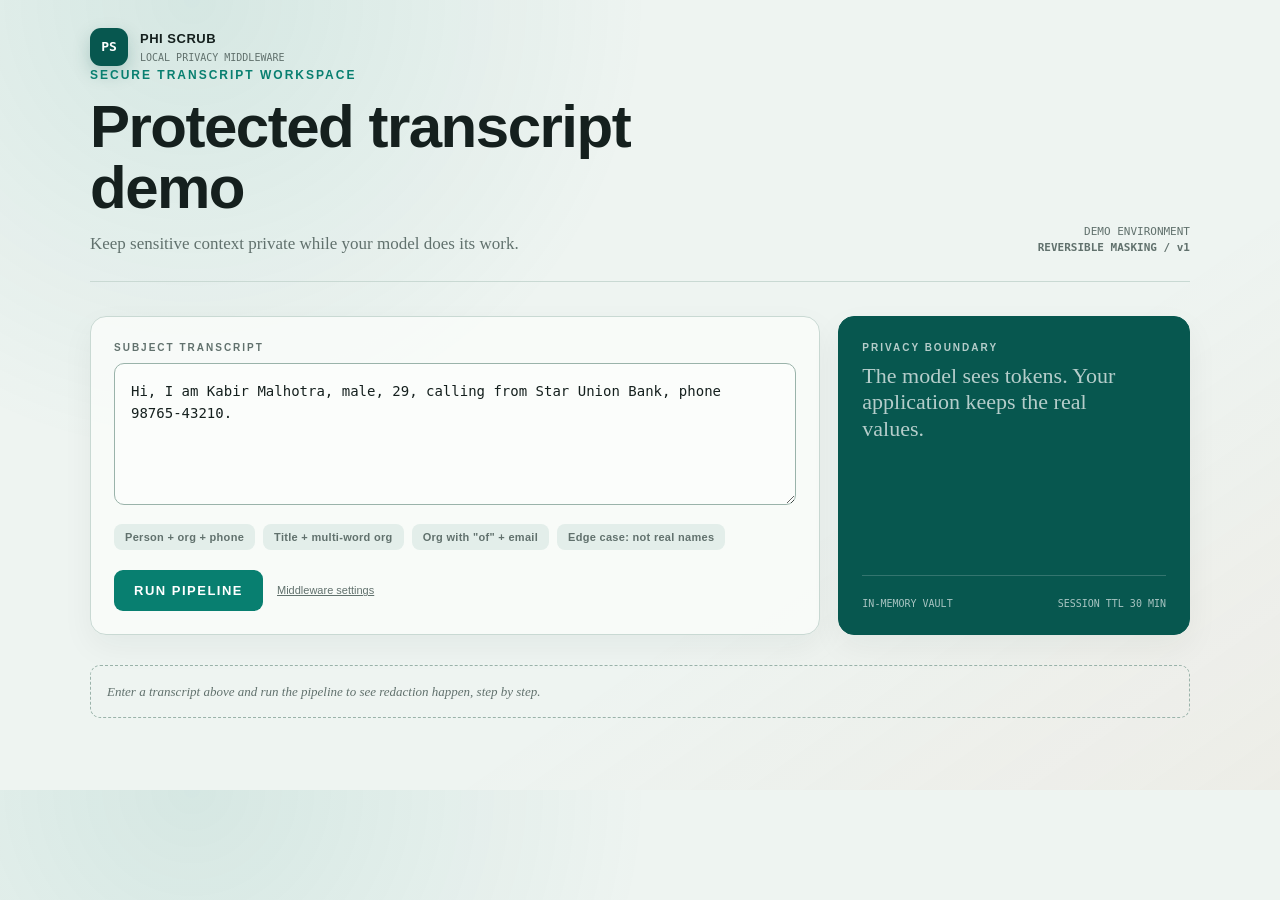
<file: demo.html>
<!DOCTYPE html>
<html lang="en">
<head>
<meta charset="UTF-8">
<meta name="viewport" content="width=device-width, initial-scale=1.0">
<title>PHI Scrub | Protected Transcript Demo</title>
<style>
  :root {
    --ink: #15201e;
    --ink-soft: #61716d;
    --canvas: #eef4f1;
    --surface: #fbfdfb;
    --surface-tint: #e3eeea;
    --line: #c9d9d3;
    --line-strong: #9ab3aa;
    --accent: #087f70;
    --accent-dark: #07574f;
    --accent-warm: #d97746;
    --danger: #ae3e35;
    --redact: #17312d;
    --restored: #16715a;
    --font-display: "Avenir Next", "Helvetica Neue", sans-serif;
    --font-body: "Iowan Old Style", Georgia, serif;
    --font-data: "SF Mono", "Cascadia Mono", Consolas, monospace;
  }

  * { box-sizing: border-box; }

  body {
    margin: 0;
    background: var(--canvas);
    background-image: radial-gradient(circle at 15% 0%, rgba(8,127,112,.11), transparent 34%), linear-gradient(145deg, transparent 65%, rgba(217,119,70,.06));
    color: var(--ink);
    font-family: var(--font-display);
    line-height: 1.5;
    padding: 0 20px 72px;
  }

  .sheet {
    max-width: 1100px;
    margin: 0 auto;
    position: relative;
  }

  /* ---- header / stamp ---- */

  header {
    display: flex;
    justify-content: space-between;
    align-items: flex-end;
    gap: 28px;
    padding: 28px 0 24px;
    margin-bottom: 34px;
    border-bottom: 1px solid var(--line);
  }

  .brand-lockup { display: flex; align-items: center; gap: 12px; }
  .brand-mark { width: 38px; height: 38px; display: grid; place-items: center; color: white; background: var(--accent-dark); border-radius: 11px; font-family: var(--font-data); font-size: 13px; font-weight: 700; box-shadow: 0 7px 18px rgba(7,87,79,.22); }
  .brand-name { font-size: 13px; font-weight: 800; letter-spacing: .04em; }
  .brand-meta { color: var(--ink-soft); font-family: var(--font-data); font-size: 10px; margin-top: 2px; }
  .header-note { color: var(--ink-soft); font-family: var(--font-data); font-size: 11px; text-align: right; }

  .eyebrow {
    font-family: var(--font-display);
    font-size: 12px;
    font-weight: 700;
    letter-spacing: 2px;
    text-transform: uppercase;
    color: var(--accent);
    margin-bottom: 12px;
  }

  h1 {
    font-family: var(--font-display);
    font-weight: 800;
    font-size: clamp(32px, 5vw, 60px);
    line-height: 1.02;
    letter-spacing: -1.5px;
    margin: 0 0 13px;
    max-width: 680px;
  }

  .subhead {
    font-family: var(--font-body);
    font-size: 17px;
    color: var(--ink-soft);
    max-width: 630px;
  }

  .subhead .arrow { color: var(--accent-warm); margin: 0 7px; font-family: var(--font-display); }

  /* ---- section: intake ---- */

  section { margin-bottom: 30px; }
  .intro-grid { display: grid; grid-template-columns: minmax(0, 1.35fr) minmax(260px, .65fr); gap: 18px; align-items: stretch; }
  .panel { background: rgba(251,253,251,.82); border: 1px solid var(--line); border-radius: 16px; box-shadow: 0 12px 32px rgba(21,32,30,.05); }
  .intake-panel { padding: 23px; }
  .aside-panel { padding: 23px; display: flex; flex-direction: column; justify-content: space-between; background: var(--accent-dark); color: white; border-color: var(--accent-dark); }
  .aside-panel .field-label, .aside-panel .aside-copy { color: rgba(255,255,255,.7); }
  .aside-copy { font-family: var(--font-body); font-size: 22px; line-height: 1.2; max-width: 280px; margin: 0; }
  .aside-foot { display: flex; justify-content: space-between; gap: 12px; padding-top: 20px; border-top: 1px solid rgba(255,255,255,.18); font-family: var(--font-data); font-size: 10px; color: rgba(255,255,255,.65); }

  .field-label {
    font-family: var(--font-display);
    font-size: 10px;
    font-weight: 700;
    letter-spacing: 2px;
    text-transform: uppercase;
    color: var(--ink-soft);
    margin-bottom: 8px;
  }

  textarea {
    width: 100%;
    min-height: 142px;
    padding: 16px;
    font-family: var(--font-data);
    font-size: 14px;
    line-height: 1.6;
    color: var(--ink);
    background: var(--surface);
    border: 1px solid var(--line-strong);
    border-radius: 10px;
    resize: vertical;
  }

  textarea:focus-visible, button:focus-visible, input:focus-visible {
    outline: 2px solid var(--accent-warm);
    outline-offset: 2px;
  }

  .chips {
    display: flex;
    flex-wrap: wrap;
    gap: 8px;
    margin-top: 12px;
  }

  .chip {
    font-family: var(--font-display);
    font-size: 11px;
    font-weight: 600;
    letter-spacing: 0.3px;
    background: var(--surface-tint);
    border: 1px solid transparent;
    color: var(--ink-soft);
    padding: 6px 10px;
    border-radius: 8px;
    cursor: pointer;
  }

  .chip:hover { border-color: var(--accent); color: var(--accent-dark); background: white; }

  .run-row {
    display: flex;
    align-items: center;
    gap: 14px;
    margin-top: 20px;
  }

  .run-btn {
    font-family: var(--font-display);
    font-weight: 800;
    font-size: 13px;
    letter-spacing: 1.5px;
    text-transform: uppercase;
    background: var(--accent);
    color: white;
    border: none;
    padding: 13px 20px;
    border-radius: 9px;
    cursor: pointer;
  }

  .run-btn:hover { background: var(--accent-dark); transform: translateY(-1px); }
  .run-btn:disabled { background: var(--line-strong); cursor: wait; }

  .settings-toggle {
    font-family: var(--font-display);
    font-size: 11px;
    color: var(--ink-soft);
    background: none;
    border: none;
    text-decoration: underline;
    cursor: pointer;
    padding: 0;
  }

  .settings {
    display: none;
    margin-top: 14px;
    padding: 14px;
    background: var(--surface-tint);
    border: 1px solid var(--line);
    border-radius: 10px;
    gap: 10px;
  }

  .settings.open { display: grid; grid-template-columns: 1fr 1fr; }

  .settings label {
    font-family: var(--font-display);
    font-size: 10px;
    font-weight: 700;
    letter-spacing: 1px;
    text-transform: uppercase;
    color: var(--ink-soft);
    display: block;
    margin-bottom: 4px;
  }

  .settings input {
    width: 100%;
    font-family: var(--font-data);
    font-size: 12px;
    padding: 8px;
    border: 1px solid var(--line-strong);
    border-radius: 2px;
    background: var(--surface);
    border-radius: 6px;
  }

  /* ---- status strip ---- */

  .status {
    font-family: var(--font-display);
    font-size: 11px;
    font-weight: 700;
    letter-spacing: 1px;
    display: inline-flex;
    align-items: center;
    gap: 6px;
    padding: 6px 12px;
    border-radius: 20px;
    margin-top: 14px;
  }

  .status.live { background: rgba(47,82,51,0.12); color: var(--restored); }
  .status.sim { background: rgba(217,119,70,.13); color: #a84e26; }
  .status.neutral { background: rgba(86,83,74,0.12); color: var(--ink-soft); }
  .status .dot { width: 7px; height: 7px; border-radius: 50%; background: currentColor; }

  /* ---- pipeline steps ---- */

  .steps { display: none; }
  .steps.visible { display: block; }

  .step {
    border: 1px solid var(--line);
    border-radius: 12px;
    background: rgba(251,253,251,.9);
    margin-bottom: 14px;
    overflow: hidden;
    opacity: 0;
    transform: translateY(6px);
    animation: rise 0.35s ease forwards;
  }

  @keyframes rise { to { opacity: 1; transform: translateY(0); } }

  .step-head {
    display: flex;
    justify-content: space-between;
    align-items: baseline;
    padding: 13px 16px;
    border-bottom: 1px solid var(--line);
    font-family: var(--font-display);
  }

  .step-num {
    font-weight: 800;
    font-size: 11px;
    letter-spacing: 1.5px;
    color: var(--ink-soft);
  }

  .step-tag {
    font-size: 10px;
    font-weight: 700;
    letter-spacing: 1px;
    color: var(--accent);
  }

  .step-body {
    padding: 16px;
    font-family: var(--font-data);
    font-size: 13.5px;
    line-height: 1.7;
    white-space: pre-wrap;
    word-break: break-word;
  }

  .meta-row {
    font-size: 11px;
    color: var(--ink-soft);
    margin-top: 8px;
    border-top: 1px dashed var(--line);
    padding-top: 8px;
  }

  /* ---- the signature moment: redaction bars ---- */

  .bar {
    display: inline-block;
    height: 0.95em;
    background: var(--redact);
    border-radius: 1px;
    vertical-align: -0.12em;
    transform-origin: left center;
    animation: stamp-on 0.28s ease forwards;
  }

  @keyframes stamp-on {
    from { transform: scaleX(0); }
    to { transform: scaleX(1); }
  }

  /* ---- reveal crossfade for the final step ---- */

  .reveal {
    display: grid;
  }

  .reveal > * { grid-area: 1 / 1; transition: opacity 0.5s ease; }
  .reveal .masked-layer { opacity: 1; }
  .reveal .real-layer { opacity: 0; }
  .reveal.revealed .masked-layer { opacity: 0; }
  .reveal.revealed .real-layer { opacity: 1; color: var(--restored); }

  .empty-note {
    font-family: var(--font-body);
    font-style: italic;
    color: var(--ink-soft);
    font-size: 13px;
    border: 1px dashed var(--line-strong);
    padding: 16px;
    border-radius: 10px;
  }

  .error-box {
    font-family: var(--font-display);
    font-size: 12.5px;
    color: var(--danger);
    background: rgba(174,62,53,.08);
    border: 1px solid rgba(174,62,53,.45);
    border-radius: 8px;
    padding: 12px 14px;
    margin-top: 14px;
  }

  @media (max-width: 720px) {
    header { align-items: flex-start; flex-direction: column; }
    .header-note { text-align: left; }
    .intro-grid { grid-template-columns: 1fr; }
    .aside-panel { min-height: 190px; }
  }

  @media (max-width: 560px) {
    body { padding-left: 14px; padding-right: 14px; }
    h1 { font-size: 36px; }
    .intake-panel, .aside-panel { padding: 17px; }
    .run-row { align-items: stretch; flex-direction: column; }
    .run-btn { width: 100%; }
    .settings.open { grid-template-columns: 1fr; }
  }

  @media (prefers-reduced-motion: reduce) {
    .step, .bar { animation: none; opacity: 1; transform: none; }
    .reveal > * { transition: none; }
  }
</style>
</head>
<body>

<div class="sheet">
  <header>
    <div>
      <div class="brand-lockup">
        <div class="brand-mark">PS</div>
        <div><div class="brand-name">PHI SCRUB</div><div class="brand-meta">LOCAL PRIVACY MIDDLEWARE</div></div>
      </div>
      <div class="eyebrow">Secure transcript workspace</div>
      <h1>Protected transcript demo</h1>
      <div class="subhead">Keep sensitive context private while your model does its work.</div>
    </div>
    <div class="header-note">DEMO ENVIRONMENT<br><strong>REVERSIBLE MASKING / v1</strong></div>
  </header>

  <section class="intro-grid">
    <div class="panel intake-panel">
      <div class="field-label">Subject transcript</div>
      <textarea id="input" aria-label="Subject transcript">Hi, I am Kabir Malhotra, male, 29, calling from Star Union Bank, phone 98765-43210.</textarea>
      <div class="chips" aria-label="Example transcripts">
        <button class="chip" data-text="Hi, I am Kabir Malhotra, male, 29, calling from Star Union Bank, phone 98765-43210.">Person + org + phone</button>
        <button class="chip" data-text="I was referred here by Dr. Ritu Bansal from Sunrise Medical College.">Title + multi-word org</button>
        <button class="chip" data-text="My account is with Bank of America, email kabir@example.com.">Org with "of" + email</button>
        <button class="chip" data-text="This is Cow calling about my dog, Jon.">Edge case: not real names</button>
      </div>

      <div class="run-row">
        <button class="run-btn" id="runBtn">Run pipeline</button>
        <button class="settings-toggle" id="settingsToggle" aria-expanded="false">Middleware settings</button>
      </div>

      <div class="settings" id="settings">
        <div>
          <label for="baseUrl">Middleware URL</label>
          <input id="baseUrl" value="http://127.0.0.1:8000">
        </div>
        <div>
          <label for="apiKey">API key</label>
          <input id="apiKey" type="password" value="dev-only-key" autocomplete="off">
        </div>
      </div>

      <div id="statusBadge" role="status" aria-live="polite"></div>
      <div id="errorBox" role="alert"></div>
    </div>
    <aside class="panel aside-panel">
      <div>
        <div class="field-label">Privacy boundary</div>
        <p class="aside-copy">The model sees tokens. Your application keeps the real values.</p>
      </div>
      <div class="aside-foot"><span>IN-MEMORY VAULT</span><span>SESSION TTL 30 MIN</span></div>
    </aside>
  </section>

  <section class="steps" id="steps">
    <div class="step" style="animation-delay:0s">
      <div class="step-head"><span class="step-num">01 — Raw intake</span><span class="step-tag">speech-to-text (simulated)</span></div>
      <div class="step-body" id="step1"></div>
    </div>

    <div class="step" style="animation-delay:0.12s">
      <div class="step-head"><span class="step-num">02 — Redacted</span><span class="step-tag" id="step2tag">sent to model</span></div>
      <div class="step-body" id="step2"></div>
    </div>

    <div class="step" style="animation-delay:0.24s">
      <div class="step-head"><span class="step-num">03 — Model response</span><span class="step-tag">mocked LLM call</span></div>
      <div class="step-body" id="step3"></div>
    </div>

    <div class="step" style="animation-delay:0.36s">
      <div class="step-head"><span class="step-num">04 — Restored</span><span class="step-tag" id="step4tag">shown to user</span></div>
      <div class="step-body" id="step4"></div>
    </div>
  </section>

  <div class="empty-note" id="emptyNote">Enter a transcript above and run the pipeline to see redaction happen, step by step.</div>
</div>

<script>
/* =====================================================================
   Detection + masking logic — a JS mirror of detectors.py / mask_pii.py.
   Used ONLY as a local fallback when the real middleware at the URL
   below can't be reached (see runPipeline()). Whenever the real
   middleware IS reachable, these functions are not used — the results
   you see come from the actual Python backend.
   ===================================================================== */

const NEVER_ENTITY = new Set(['i','hi','hello','hey','am','is','are','was','were','the','a','an','and','or','but','this','that','these','those','he','she','they','we','you','it','my','your','his','her','their','our','please','thank','thanks','yes','no','ok','okay','good','morning','afternoon','evening','calling','regarding']);
const CONNECTORS = new Set(['of','and','&','for','the']);
const GENDER_TERMS = new Set(['male','female','man','woman','transgender','non-binary']);

const PATTERNS = [
  ['EMAIL', /[\w.+-]+@[\w-]+\.[\w.-]+/g],
  ['PHONE', /(?:\+?91[-\s]?)?[6-9]\d{4}[-\s]?\d{5}/g],
  ['PAN', /\b[A-Z]{5}\d{4}[A-Z]\b/g],
  ['AADHAAR', /\b\d{4}\s?\d{4}\s?\d{4}\b/g],
  ['PIN_CODE', /\b\d{6}\b/g],
  ['AGE', /\b\d{1,3}(?=\s?(?:years old|yo\b|y\/o|-year-old))/g],
  ['DATE', /\b\d{1,2}[/-]\d{1,2}[/-]\d{2,4}\b|\b\d{4}[/-]\d{1,2}[/-]\d{1,2}\b/g],
];

function tokenize(text) {
  const tokens = [];
  const re = /[A-Za-z']+/g;
  let m;
  while ((m = re.exec(text)) !== null) tokens.push({ word: m[0], start: m.index, end: m.index + m[0].length });
  return tokens;
}

function structuredSpans(text) {
  const spans = [];
  for (const [type, pattern] of PATTERNS) {
    pattern.lastIndex = 0;
    let m;
    while ((m = pattern.exec(text)) !== null) {
      spans.push({ type, start: m.index, end: m.index + m[0].length, value: m[0] });
      if (m[0].length === 0) pattern.lastIndex++;
    }
  }
  return spans;
}

function genderSpans(text) {
  const spans = [];
  for (const t of tokenize(text)) if (GENDER_TERMS.has(t.word.toLowerCase())) spans.push({ type: 'GENDER', start: t.start, end: t.end, value: t.word });
  return spans;
}

function isEntityWord(word) { return /^[A-Z]/.test(word) && word.length > 1 && !NEVER_ENTITY.has(word.toLowerCase()); }

function nameSpans(text) {
  const tokens = tokenize(text);
  const spans = [];
  let i = 0;
  const n = tokens.length;
  while (i < n) {
    const { word, start, end } = tokens[i];
    if (isEntityWord(word)) {
      let j = i + 1, curEnd = end;
      while (j < n) {
        const w2 = tokens[j];
        if (isEntityWord(w2.word)) { curEnd = w2.end; j++; }
        else if (CONNECTORS.has(w2.word.toLowerCase()) && j + 1 < n && isEntityWord(tokens[j + 1].word)) { curEnd = tokens[j + 1].end; j += 2; }
        else break;
      }
      spans.push({ type: 'NAME', start, end: curEnd, value: text.slice(start, curEnd) });
      i = j;
    } else i++;
  }
  return spans;
}

function detect(text) {
  let spans = [...structuredSpans(text), ...genderSpans(text), ...nameSpans(text)];
  spans.sort((a, b) => a.start - b.start || (b.end - b.start) - (a.end - a.start));
  const kept = [];
  let lastEnd = -1;
  for (const s of spans) if (s.start >= lastEnd) { kept.push(s); lastEnd = s.end; }
  return kept;
}

class Vault {
  constructor() { this.store = new Map(); this.reverse = new Map(); }
  mask(text) {
    const spans = detect(text).sort((a, b) => b.start - a.start);
    for (const s of spans) {
      let token = this.reverse.get(s.value);
      if (!token) {
        token = '[REDACTED_' + Math.random().toString(16).slice(2, 8) + ']';
        this.store.set(token, s.value);
        this.reverse.set(s.value, token);
      }
      text = text.slice(0, s.start) + token + text.slice(s.end);
    }
    return text;
  }
  unmask(text) {
    for (const [token, real] of this.store.entries()) text = text.split(token).join(real);
    return text;
  }
}

/* ===================== mocked STT + LLM ===================== */

function simulateStt(text) {
  return { transcript: text, confidence: 0.95, language: 'en-IN', duration_seconds: Math.round((text.length / 15) * 10) / 10 };
}

function callLlmMock(maskedTranscript) {
  return `Got it, thanks. Summary: ${maskedTranscript}`;
}

/* ===================== middleware client ===================== */

class ApiError extends Error {
  constructor(status, detail) { super(detail); this.status = status; }
}

const REQUEST_TIMEOUT_MS = 8000;

const middlewareHost = ['localhost', '127.0.0.1'].includes(window.location.hostname)
  ? '127.0.0.1'
  : window.location.hostname;
document.getElementById('baseUrl').value = `http://${middlewareHost}:8000`;

async function callMiddleware(path, body, baseUrl, apiKey) {
  const controller = new AbortController();
  const timeoutId = setTimeout(() => controller.abort(), REQUEST_TIMEOUT_MS);
  let res;
  try {
    res = await fetch(baseUrl + path, {
      method: 'POST',
      headers: { 'Content-Type': 'application/json', 'X-API-Key': apiKey },
      body: JSON.stringify(body),
      signal: controller.signal,
    });
  } catch (error) {
    if (error.name === 'AbortError') throw new Error('Request timed out after 8 seconds.');
    throw error;
  } finally {
    clearTimeout(timeoutId);
  }

  const contentType = res.headers.get('content-type') || '';
  if (!contentType.includes('application/json')) {
    throw new Error(`Middleware returned an unexpected response (${res.status}).`);
  }

  const responseBody = await res.json().catch(() => ({}));
  if (!res.ok) {
    throw new ApiError(res.status, responseBody.detail || res.statusText);
  }
  return responseBody;
}

/* ===================== rendering helpers ===================== */

function escapeHtml(s) {
  return s.replace(/&/g, '&amp;').replace(/</g, '&lt;').replace(/>/g, '&gt;').replace(/"/g, '&quot;');
}

function renderWithBars(text) {
  const escaped = escapeHtml(text);
  return escaped.replace(/\[REDACTED_[0-9a-f]+\]/g, (m) => {
    const hex = m.replace(/[^0-9a-f]/g, '');
    const n = parseInt(hex.slice(0, 2), 16) || 0;
    const widthCh = 3 + (n % 5);
    return `<span class="bar" style="width:${widthCh}ch"></span>`;
  });
}

function setStatus(mode, note) {
  const el = document.getElementById('statusBadge');
  el.textContent = '';
  const status = document.createElement('span');
  status.className = `status ${mode === 'live' ? 'live' : mode === 'sim' ? 'sim' : 'neutral'}`;
  const dot = document.createElement('span');
  dot.className = 'dot';
  status.append(dot, document.createTextNode(note));
  el.appendChild(status);
}

function setError(msg) {
  const el = document.getElementById('errorBox');
  el.innerHTML = msg ? `<div class="error-box">${escapeHtml(msg)}</div>` : '';
}

/* ===================== the pipeline ===================== */

async function runPipeline() {
  const text = document.getElementById('input').value.trim();
  if (!text) {
    setError('Enter a transcript before running the demo.');
    document.getElementById('input').focus();
    return;
  }

  const baseUrl = document.getElementById('baseUrl').value.trim().replace(/\/$/, '');
  const apiKey = document.getElementById('apiKey').value.trim();
  const runBtn = document.getElementById('runBtn');

  try {
    const parsedUrl = new URL(baseUrl);
    if (!['http:', 'https:'].includes(parsedUrl.protocol)) throw new Error();
  } catch {
    setError('Enter a valid middleware URL, including http:// or https://.');
    document.getElementById('baseUrl').focus();
    return;
  }
  if (!apiKey) {
    setError('Enter the middleware API key in settings.');
    document.getElementById('apiKey').focus();
    return;
  }

  setError('');
  runBtn.disabled = true;
  runBtn.textContent = 'Running…';
  document.getElementById('emptyNote').style.display = 'none';
  const stepsEl = document.getElementById('steps');
  stepsEl.classList.remove('visible');
  void stepsEl.offsetWidth; // restart the step-rise animation on repeat runs
  stepsEl.classList.add('visible');

  // ---- step 1: simulated STT ----
  const stt = simulateStt(text);
  document.getElementById('step1').textContent = JSON.stringify(stt, null, 2);

  // ---- step 2: mask (live, falling back to local simulation) ----
  const localVault = new Vault();
  let live = true, sessionId = null, maskedTranscript;

  try {
    const maskResult = await callMiddleware('/v1/mask', { payload: { transcript: stt.transcript }, fields: ['transcript'] }, baseUrl, apiKey);
    if (!maskResult.payload || typeof maskResult.payload.transcript !== 'string' || !maskResult.session_id) {
      throw new Error('Middleware returned an incomplete mask response.');
    }
    maskedTranscript = maskResult.payload.transcript;
    sessionId = maskResult.session_id;
    setStatus('live', `LIVE — connected to middleware at ${baseUrl}`);
  } catch (e) {
    if (e instanceof ApiError) {
      setError(`Middleware responded with an error (${e.status}): ${e.message}. Check the API key in settings and try again.`);
      runBtn.disabled = false;
      runBtn.textContent = 'Run pipeline';
      return;
    }
    live = false;
    maskedTranscript = localVault.mask(stt.transcript);
    setStatus('sim', `SIMULATED — couldn't reach ${baseUrl}. Start server.py (or uvicorn api:app) on that address to see this live.`);
  }

  document.getElementById('step2').innerHTML = renderWithBars(maskedTranscript);
  document.getElementById('step2tag').textContent = live ? 'sent to model' : 'sent to model (local sim)';

  // ---- step 3: mocked LLM reply ----
  const llmReply = callLlmMock(maskedTranscript);
  document.getElementById('step3').innerHTML = renderWithBars(llmReply);

  // ---- step 4: unmask (must use the SAME path as step 2 — a local
  // vault has no record of a live session's tokens, and vice versa) ----
  let realReply;
  if (live) {
    try {
      const unmaskResult = await callMiddleware('/v1/unmask', { payload: { response: llmReply }, fields: ['response'], session_id: sessionId }, baseUrl, apiKey);
      if (!unmaskResult.payload || typeof unmaskResult.payload.response !== 'string') {
        throw new Error('Middleware returned an incomplete unmask response.');
      }
      realReply = unmaskResult.payload.response;
    } catch (e) {
      setError(`Mask succeeded live, but unmask failed: ${e.message}. The session may have expired.`);
      runBtn.disabled = false;
      runBtn.textContent = 'Run pipeline';
      return;
    }
  } else {
    realReply = localVault.unmask(llmReply);
  }

  const step4 = document.getElementById('step4');
  step4.innerHTML = `<div class="reveal" id="revealBox"><span class="masked-layer">${renderWithBars(llmReply)}</span><span class="real-layer">${escapeHtml(realReply)}</span></div><div class="meta-row">${live ? 'Real values restored by the live middleware.' : 'Real values restored by the local fallback vault.'}</div>`;
  document.getElementById('step4tag').textContent = 'shown to user';

  setTimeout(() => document.getElementById('revealBox').classList.add('revealed'), 500);

  runBtn.disabled = false;
  runBtn.textContent = 'Run pipeline';
}

document.getElementById('runBtn').addEventListener('click', runPipeline);

document.querySelectorAll('.chip').forEach(chip => {
  chip.addEventListener('click', () => { document.getElementById('input').value = chip.dataset.text; });
});

document.getElementById('settingsToggle').addEventListener('click', () => {
  const settings = document.getElementById('settings');
  const isOpen = settings.classList.toggle('open');
  document.getElementById('settingsToggle').setAttribute('aria-expanded', String(isOpen));
});
</script>

</body>
</html>
</file>
